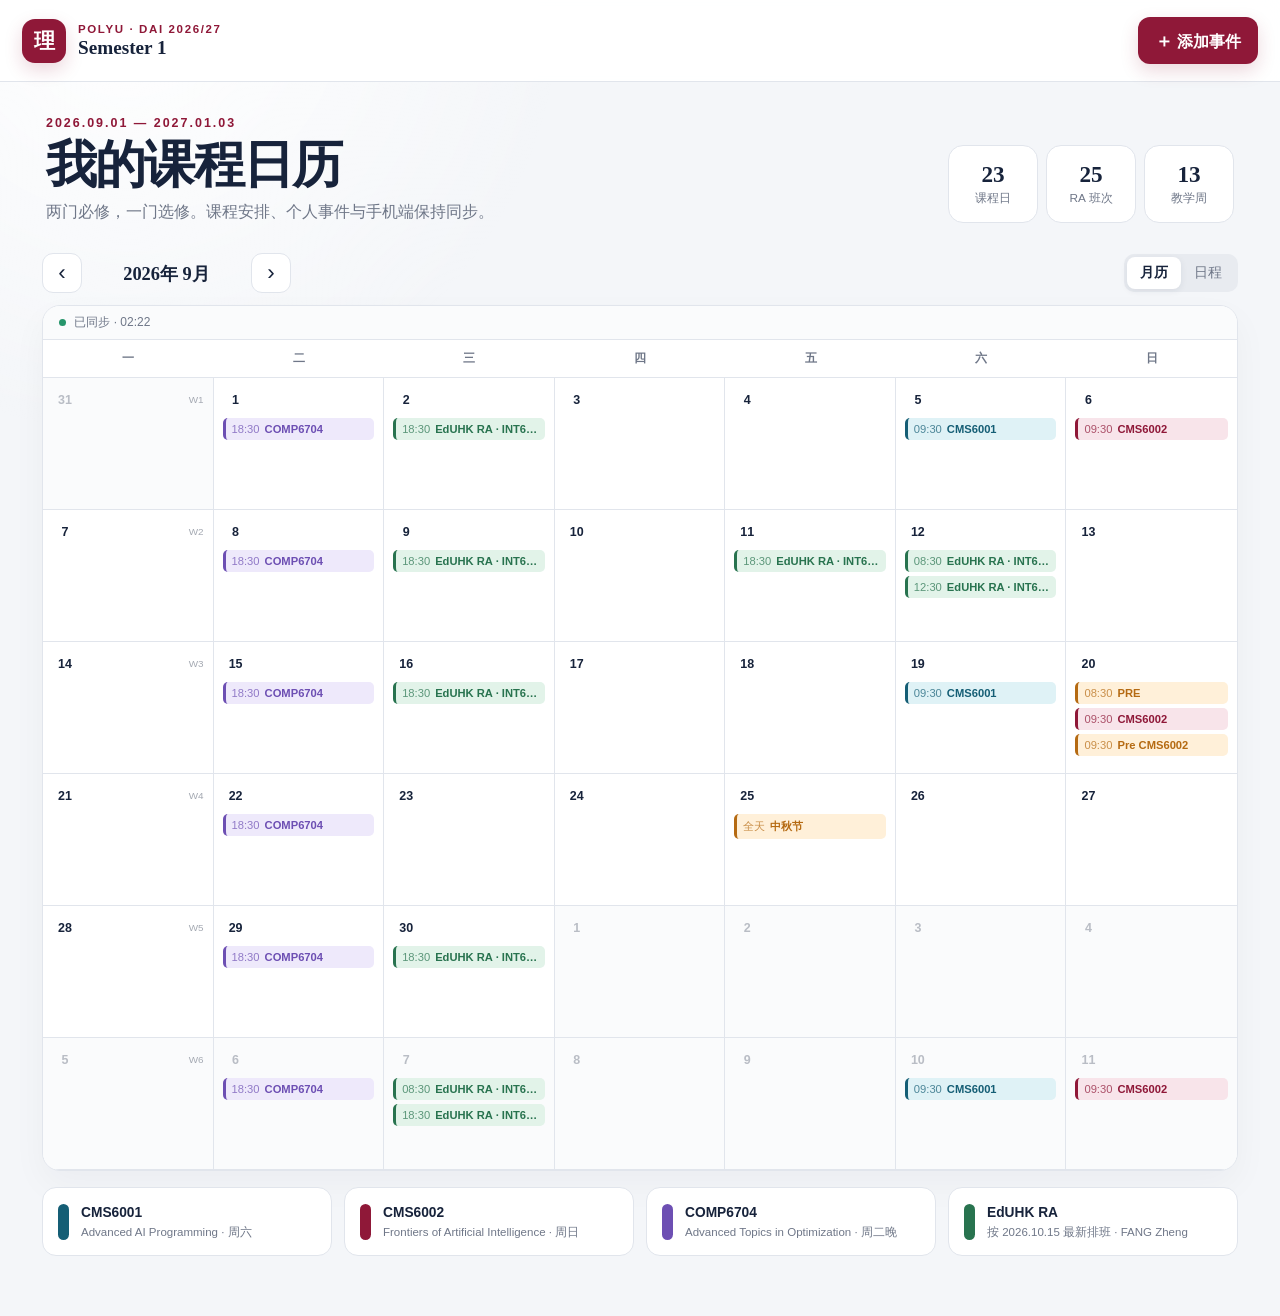
<file: index.html>
<!doctype html>
<html lang="zh-Hans">
<head>
  <meta charset="utf-8">
  <meta name="viewport" content="width=device-width, initial-scale=1, viewport-fit=cover">
  <meta name="theme-color" content="#8f1838">
  <meta name="description" content="PolyU DAI 2026/27 Semester 1 课程与个人日历">
  <title>Semester 1 · 我的课程日历</title>
  <link rel="manifest" href="manifest.webmanifest">
  <link rel="stylesheet" href="styles.css">
</head>
<body>
  <header class="topbar">
    <div class="brand">
      <div class="brand-mark" aria-hidden="true">理</div>
      <div>
        <p class="eyebrow">POLYU · DAI 2026/27</p>
        <h1>Semester 1</h1>
      </div>
    </div>
    <button class="add-button" id="openAdd" type="button"><span aria-hidden="true">＋</span> 添加事件</button>
  </header>

  <main>
    <section class="summary" aria-label="学期概览">
      <div>
        <p class="date-range">2026.09.01 — 2027.01.03</p>
        <h2>我的课程日历</h2>
        <p class="lede">两门必修，一门选修。课程安排、个人事件与手机端保持同步。</p>
      </div>
      <div class="stats">
        <div><strong id="courseCount">23</strong><span>课程日</span></div>
        <div><strong id="raCount">25</strong><span>RA 班次</span></div>
        <div><strong>13</strong><span>教学周</span></div>
      </div>
    </section>

    <section class="controls" aria-label="日历控制">
      <div class="month-nav">
        <button id="prevMonth" class="icon-button" type="button" aria-label="上一个月">‹</button>
        <button id="monthTitle" class="month-title" type="button" aria-label="回到当前学期月份"></button>
        <button id="nextMonth" class="icon-button" type="button" aria-label="下一个月">›</button>
      </div>
      <div class="view-switch" role="group" aria-label="视图选择">
        <button class="active" data-view="month" type="button">月历</button>
        <button data-view="agenda" type="button">日程</button>
      </div>
    </section>

    <section class="calendar-shell">
      <div id="syncStatus" class="sync-status" role="status"><span></span> 正在读取共享日历…</div>
      <div id="monthView" class="month-view">
        <div class="weekdays" aria-hidden="true">
          <span>一</span><span>二</span><span>三</span><span>四</span><span>五</span><span>六</span><span>日</span>
        </div>
        <div id="calendarGrid" class="calendar-grid"></div>
      </div>
      <div id="agendaView" class="agenda-view" hidden></div>
    </section>

    <section class="course-key" aria-label="课程图例">
      <article class="course-card cms6001">
        <span class="course-dot"></span>
        <div><strong>CMS6001</strong><p>Advanced AI Programming · 周六</p></div>
      </article>
      <article class="course-card cms6002">
        <span class="course-dot"></span>
        <div><strong>CMS6002</strong><p>Frontiers of Artificial Intelligence · 周日</p></div>
      </article>
      <article class="course-card comp6704">
        <span class="course-dot"></span>
        <div><strong>COMP6704</strong><p>Advanced Topics in Optimization · 周二晚</p></div>
      </article>
      <article class="course-card eduhk">
        <span class="course-dot"></span>
        <div><strong>EdUHK RA</strong><p>按 2026.10.15 最新排班 · FANG Zheng</p></div>
      </article>
    </section>
  </main>

  <dialog id="eventDialog">
    <form id="eventForm" method="dialog">
      <div class="dialog-head">
        <div><p class="eyebrow">SYNCED EVENT</p><h2>添加个人事件</h2></div>
        <button id="closeDialog" class="icon-button" type="button" aria-label="关闭">×</button>
      </div>
      <p class="form-note">提交后会打开 GitHub。确认创建事件请求后，约 1 分钟内自动同步到桌面与手机端。</p>
      <label>事件名称<input name="title" required maxlength="80" placeholder="例如：小组汇报"></label>
      <div class="form-row">
        <label>日期<input name="date" type="date" required min="2026-09-01" max="2027-12-31"></label>
        <label>分类<select name="category"><option value="personal">个人</option><option value="deadline">截止日期</option><option value="study">学习</option></select></label>
      </div>
      <div class="form-row">
        <label>开始时间<input name="start" type="time"></label>
        <label>结束时间<input name="end" type="time"></label>
      </div>
      <label>备注<textarea name="notes" rows="3" maxlength="300" placeholder="地点、准备事项等（选填）"></textarea></label>
      <button class="submit-button" type="submit">前往 GitHub 确认添加</button>
    </form>
  </dialog>

  <template id="eventTemplate">
    <button class="event-pill" type="button"><span class="event-time"></span><span class="event-title"></span></button>
  </template>

  <script src="config.js"></script>
  <script src="app.js"></script>
</body>
</html>
</file>
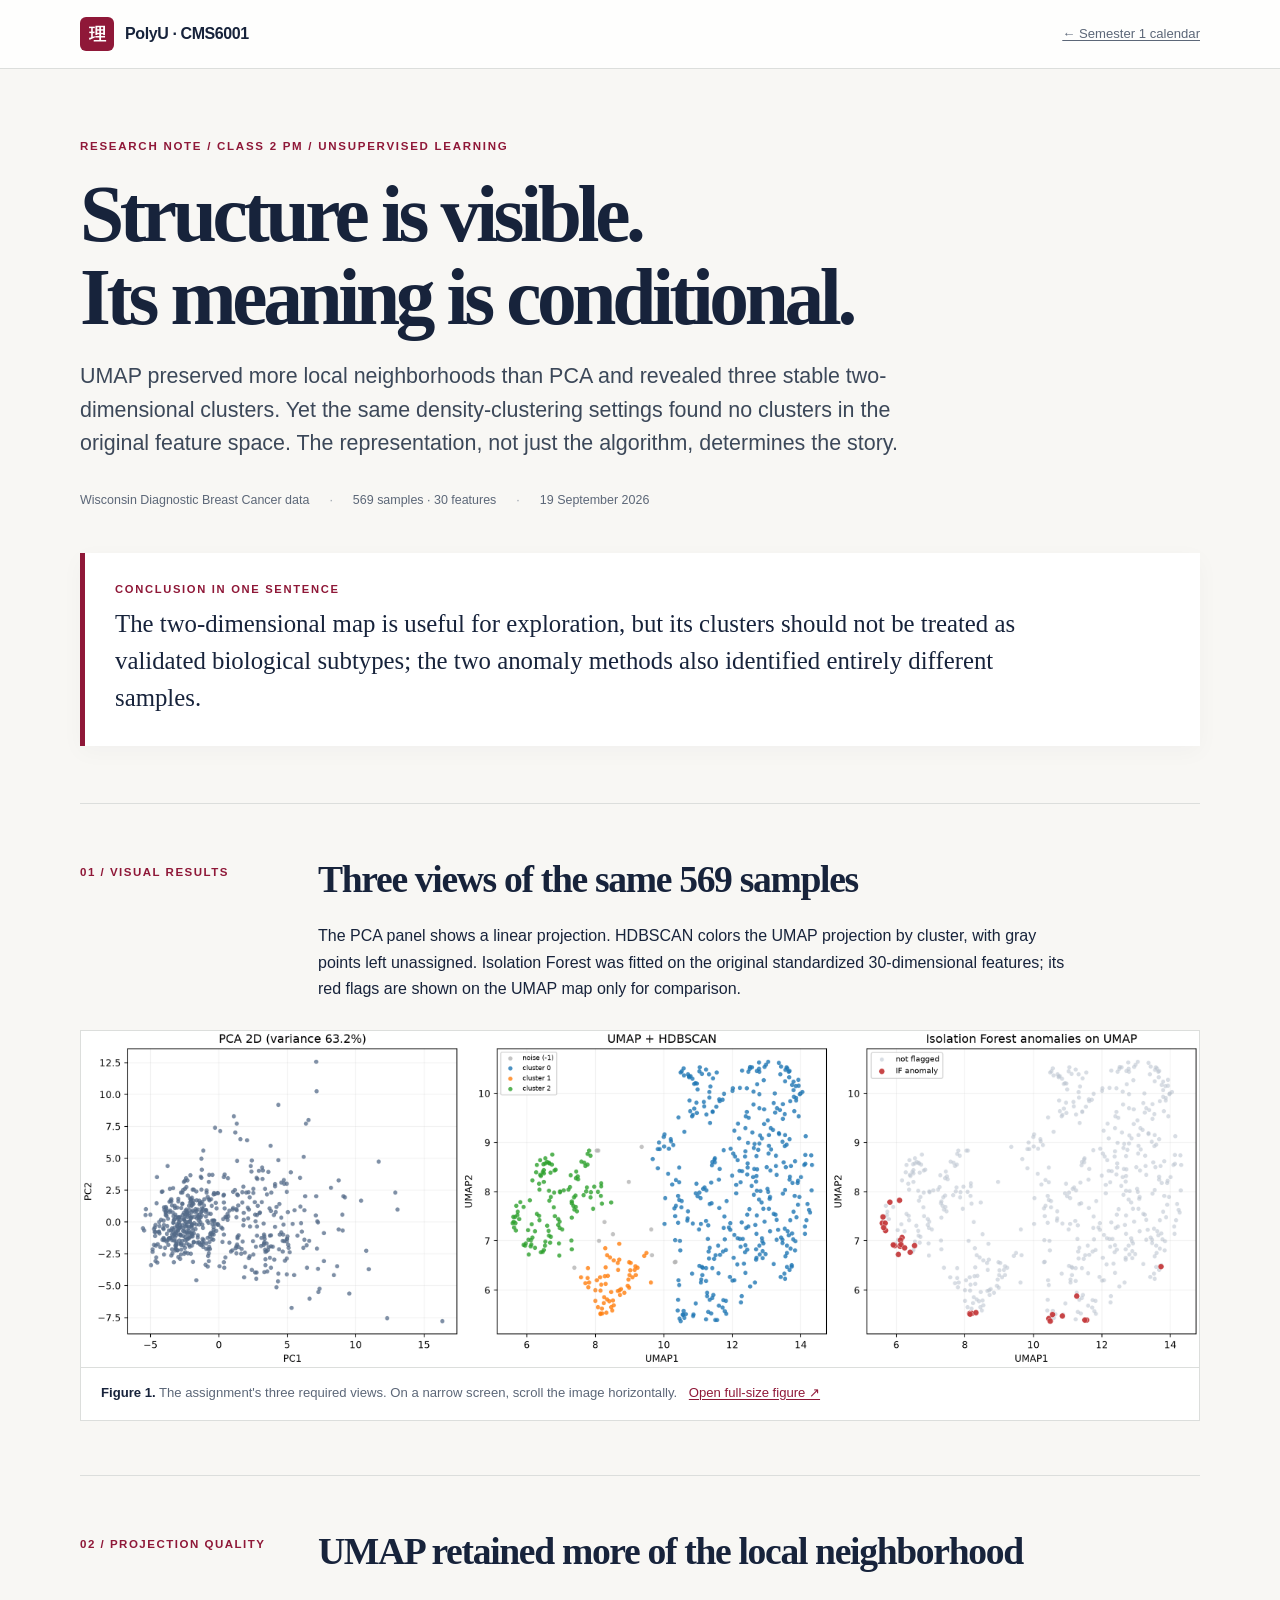
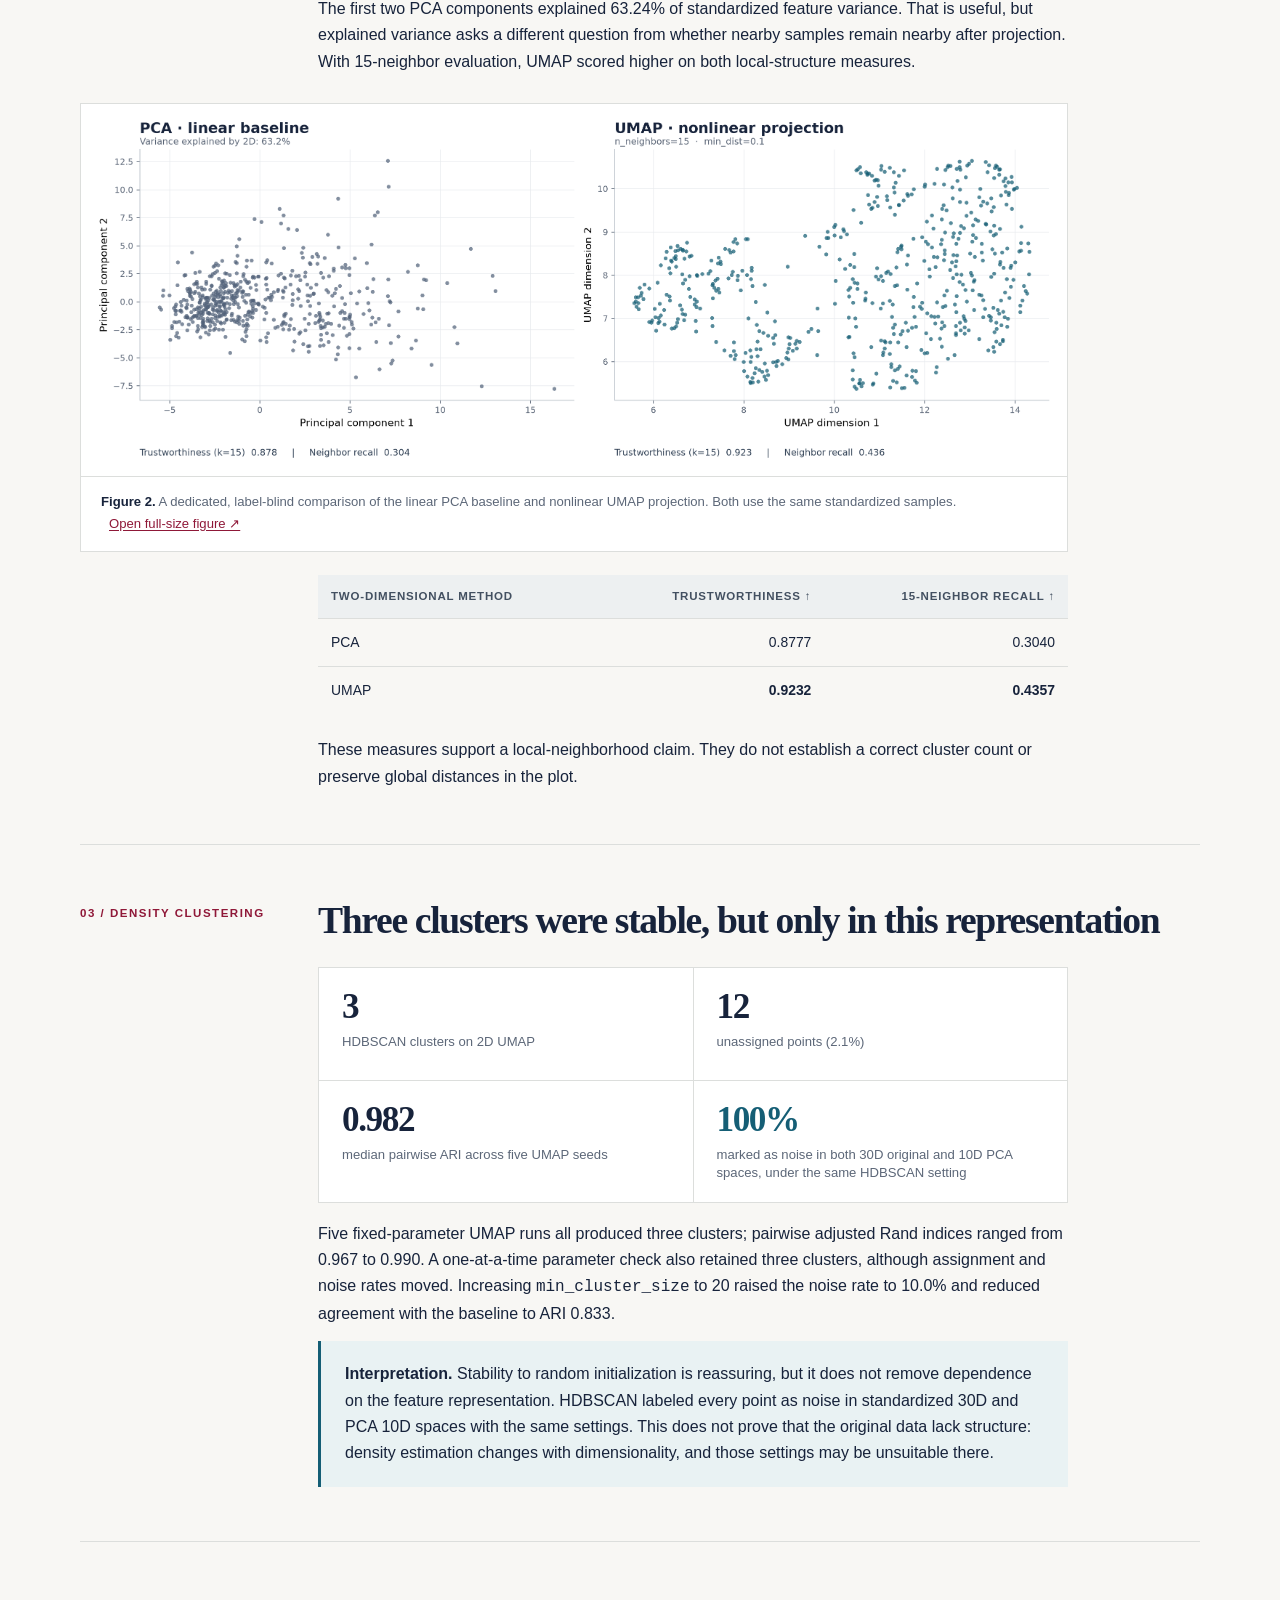
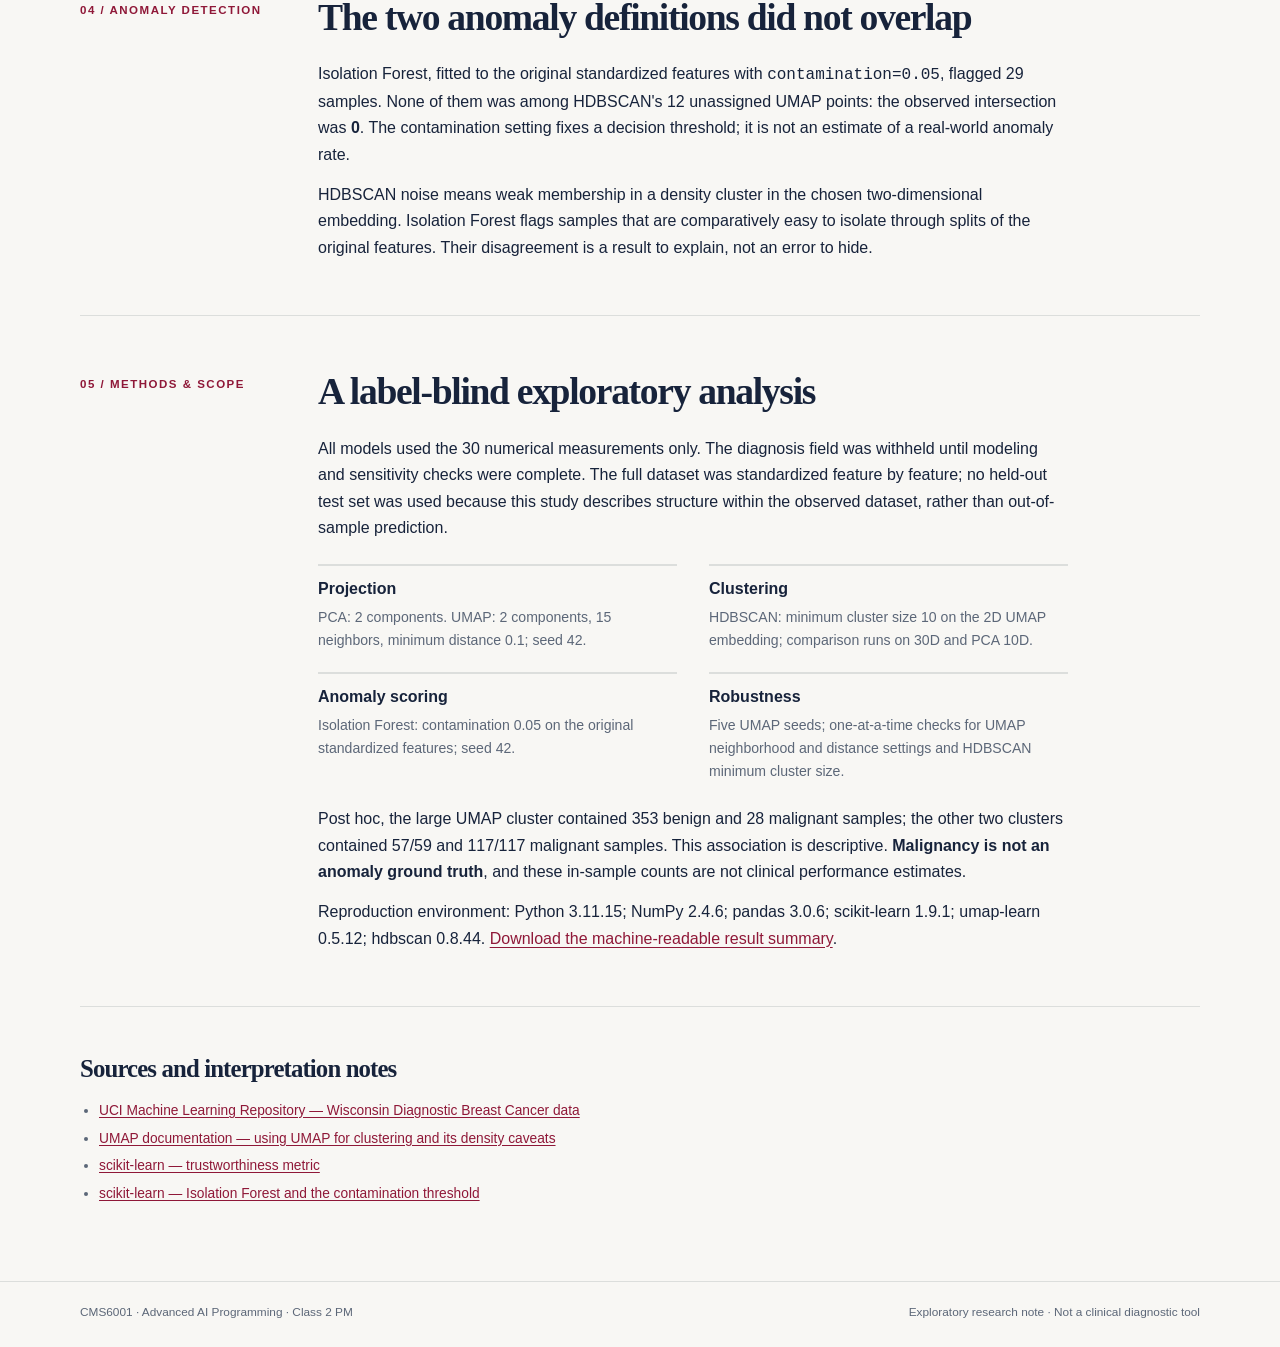
<file: reports/cms6001-class2-pm/index.html>
<!doctype html>
<html lang="en">
<head>
  <meta charset="utf-8">
  <meta name="viewport" content="width=device-width, initial-scale=1">
  <meta name="color-scheme" content="light">
  <link rel="icon" href="data:image/svg+xml,%3Csvg xmlns='http://www.w3.org/2000/svg' viewBox='0 0 64 64'%3E%3Crect width='64' height='64' rx='12' fill='%238f1838'/%3E%3Ctext x='32' y='43' text-anchor='middle' font-size='34' fill='white'%3E%E7%90%86%3C/text%3E%3C/svg%3E">
  <meta name="description" content="A reproducible comparison of PCA, UMAP, HDBSCAN and Isolation Forest on the Wisconsin Diagnostic Breast Cancer dataset.">
  <title>Structure is visible; its meaning is conditional | CMS6001 research note</title>
  <style>
    :root {
      --ink: #17233b;
      --muted: #5c6778;
      --paper: #f8f7f4;
      --white: #ffffff;
      --line: #dcdedc;
      --accent: #8f1838;
      --accent-soft: #f6e9ed;
      --teal: #155e75;
      --teal-soft: #e9f2f3;
      --serif: Georgia, "Times New Roman", serif;
      --sans: Inter, -apple-system, BlinkMacSystemFont, "Segoe UI", Arial, sans-serif;
    }
    * { box-sizing: border-box; }
    html { scroll-behavior: smooth; }
    body { margin: 0; color: var(--ink); background: var(--paper); font: 16px/1.65 var(--sans); }
    a { color: var(--accent); text-underline-offset: .18em; }
    a:hover { color: #621127; }
    a:focus-visible { outline: 3px solid var(--teal); outline-offset: 3px; }
    .shell { width: min(1120px, calc(100% - 44px)); margin-inline: auto; }
    .topbar { border-bottom: 1px solid var(--line); background: rgba(255,255,255,.86); }
    .topbar-inner { min-height: 68px; display: flex; align-items: center; justify-content: space-between; gap: 24px; }
    .brand { display: flex; align-items: center; gap: 11px; text-decoration: none; color: var(--ink); font-weight: 760; letter-spacing: -.025em; }
    .brand-mark { display: grid; place-items: center; width: 34px; height: 34px; color: #fff; background: var(--accent); font: 700 17px var(--serif); border-radius: 6px; }
    .back-link { color: var(--muted); font-size: .82rem; white-space: nowrap; }
    .hero { padding: 68px 0 57px; border-bottom: 1px solid var(--line); }
    .eyebrow { margin: 0 0 17px; color: var(--accent); font-size: .72rem; font-weight: 800; letter-spacing: .15em; text-transform: uppercase; }
    h1, h2, h3, p { margin-top: 0; }
    h1 { max-width: 900px; margin-bottom: 22px; font: 700 clamp(2.65rem, 6.2vw, 5.55rem)/1.04 var(--serif); letter-spacing: -.055em; }
    .dek { max-width: 850px; margin-bottom: 0; color: #3c4859; font-size: clamp(1.08rem, 1.7vw, 1.34rem); line-height: 1.56; }
    .hero-meta { display: flex; flex-wrap: wrap; gap: 9px 20px; margin-top: 30px; color: var(--muted); font-size: .78rem; }
    .hero-meta span + span::before { content: "·"; margin-right: 20px; color: #9ca3ac; }
    .key-finding { margin: 42px 0 0; padding: 27px 30px 29px; background: var(--white); border-left: 5px solid var(--accent); box-shadow: 0 6px 22px #17233b08; }
    .key-finding .label { display: block; color: var(--accent); font-size: .7rem; font-weight: 800; text-transform: uppercase; letter-spacing: .15em; margin-bottom: 8px; }
    .key-finding p { max-width: 950px; margin: 0; font: 500 clamp(1.2rem, 2vw, 1.55rem)/1.48 var(--serif); }
    .section { padding: 54px 0; border-bottom: 1px solid var(--line); }
    .section-head { display: grid; grid-template-columns: 210px 1fr; gap: 28px; margin-bottom: 22px; }
    .section-index { padding-top: 5px; color: var(--accent); font-size: .72rem; font-weight: 800; letter-spacing: .13em; text-transform: uppercase; }
    h2 { margin-bottom: 0; font: 700 clamp(1.65rem, 3.1vw, 2.35rem)/1.16 var(--serif); letter-spacing: -.035em; }
    h3 { font-size: 1rem; line-height: 1.4; }
    .section-body { margin-left: 238px; max-width: 750px; }
    .section-body p { margin-bottom: 14px; }
    .section-body p:last-child { margin-bottom: 0; }
    .figure-block { margin: 28px 0 0; background: #fff; border: 1px solid var(--line); }
    .section-body .figure-block { width: calc(100% + 238px); margin-left: -238px; }
    .figure-scroll { overflow-x: auto; }
    .figure-scroll img { display: block; width: 100%; min-width: 890px; height: auto; }
    figcaption { padding: 14px 20px 17px; border-top: 1px solid var(--line); color: var(--muted); font-size: .82rem; }
    .caption-title { color: var(--ink); font-weight: 700; }
    .figure-link { display: inline-block; margin-left: 8px; white-space: nowrap; }
    .measurements { display: grid; grid-template-columns: 1fr 1fr; gap: 1px; margin: 24px 0 18px; border: 1px solid var(--line); background: var(--line); }
    .measure { min-height: 112px; padding: 19px 23px; background: #fff; }
    .measure strong { display: block; font: 700 2.2rem/1.12 var(--serif); letter-spacing: -.04em; }
    .measure span { display: block; margin-top: 7px; color: var(--muted); font-size: .82rem; line-height: 1.4; }
    .measure em { color: var(--teal); font-style: normal; }
    .table-wrap { overflow-x: auto; margin: 23px 0; }
    table { width: 100%; border-collapse: collapse; min-width: 530px; font-size: .87rem; font-variant-numeric: tabular-nums; }
    th, td { padding: 12px 13px; border-bottom: 1px solid var(--line); text-align: left; vertical-align: top; }
    thead th { background: #edf0f1; color: #435061; font-size: .72rem; text-transform: uppercase; letter-spacing: .07em; }
    tbody tr:last-child td { border-bottom: 0; }
    .number { text-align: right; }
    .callout { padding: 20px 24px; background: var(--teal-soft); border-left: 3px solid var(--teal); }
    .callout p { margin: 0; }
    .methods-grid { display: grid; grid-template-columns: repeat(2, minmax(0, 1fr)); gap: 20px 32px; margin-top: 23px; }
    .method { padding-top: 12px; border-top: 2px solid var(--line); }
    .method h3 { margin-bottom: 5px; }
    .method p { margin: 0; color: var(--muted); font-size: .88rem; }
    .refs { padding: 48px 0 70px; }
    .refs h2 { margin-bottom: 16px; font-size: 1.55rem; }
    .refs ul { margin: 0; padding-left: 19px; color: var(--muted); font-size: .86rem; }
    .refs li { margin-bottom: 5px; }
    footer { padding: 21px 0 27px; border-top: 1px solid var(--line); color: var(--muted); font-size: .74rem; }
    footer .shell { display: flex; justify-content: space-between; gap: 16px; }
    @media (max-width: 760px) {
      .hero { padding: 49px 0 43px; }
      .hero-meta span + span::before { display: none; }
      .section { padding: 40px 0; }
      .section-head { display: block; }
      .section-index { display: block; margin-bottom: 12px; }
      .section-body { margin-left: 0; }
      .section-body .figure-block { width: 100%; margin-left: 0; }
      .methods-grid { grid-template-columns: 1fr; }
      .figure-scroll img { min-width: 850px; }
    }
    @media (max-width: 520px) {
      .shell { width: min(100% - 30px, 1120px); }
      .back-link { font-size: .75rem; }
      h1 { font-size: 2.65rem; }
      .key-finding { padding: 21px; }
      .measurements { grid-template-columns: 1fr 1fr; }
      .measure { padding: 14px; min-height: 94px; }
      .measure strong { font-size: 1.75rem; }
      .measure span { font-size: .73rem; }
      footer .shell { display: block; }
    }
    @media print {
      body { background: #fff; color: #000; }
      .topbar, .figure-link { display: none; }
      .shell { width: 100%; }
      .hero { padding-top: 20px; }
      .section { break-inside: avoid; }
      .figure-scroll { overflow: visible; }
      .figure-scroll img { min-width: 0; }
      a { color: inherit; }
    }
  </style>
</head>
<body>
  <header class="topbar">
    <div class="shell topbar-inner">
      <a class="brand" href="../../" aria-label="Return to the PolyU Semester 1 calendar"><span class="brand-mark" aria-hidden="true">理</span><span>PolyU · CMS6001</span></a>
      <a class="back-link" href="../../">← Semester 1 calendar</a>
    </div>
  </header>

  <main class="shell">
    <article>
      <header class="hero">
        <p class="eyebrow">Research note / Class 2 PM / Unsupervised learning</p>
        <h1>Structure is visible.<br>Its meaning is conditional.</h1>
        <p class="dek">UMAP preserved more local neighborhoods than PCA and revealed three stable two-dimensional clusters. Yet the same density-clustering settings found no clusters in the original feature space. The representation, not just the algorithm, determines the story.</p>
        <div class="hero-meta"><span>Wisconsin Diagnostic Breast Cancer data</span><span>569 samples · 30 features</span><span>19 September 2026</span></div>
        <div class="key-finding" role="note">
          <span class="label">Conclusion in one sentence</span>
          <p>The two-dimensional map is useful for exploration, but its clusters should not be treated as validated biological subtypes; the two anomaly methods also identified entirely different samples.</p>
        </div>
      </header>

      <section class="section" id="visual-results" aria-labelledby="visual-title">
        <div class="section-head"><span class="section-index">01 / Visual results</span><h2 id="visual-title">Three views of the same 569 samples</h2></div>
        <div class="section-body"><p>The PCA panel shows a linear projection. HDBSCAN colors the UMAP projection by cluster, with gray points left unassigned. Isolation Forest was fitted on the original standardized 30-dimensional features; its red flags are shown on the UMAP map only for comparison.</p></div>
        <figure class="figure-block">
          <div class="figure-scroll"><img src="required_three_charts.png" width="3040" height="912" alt="Three scatter plots: a broad PCA cloud; a UMAP projection separated into three colored HDBSCAN clusters; and 29 red Isolation Forest anomalies overlaid on the UMAP projection."></div>
          <figcaption><span class="caption-title">Figure 1.</span> The assignment's three required views. On a narrow screen, scroll the image horizontally. <a class="figure-link" href="required_three_charts.png" target="_blank" rel="noopener">Open full-size figure ↗</a></figcaption>
        </figure>
      </section>

      <section class="section" id="neighborhoods" aria-labelledby="neighborhoods-title">
        <div class="section-head"><span class="section-index">02 / Projection quality</span><h2 id="neighborhoods-title">UMAP retained more of the local neighborhood</h2></div>
        <div class="section-body">
          <p>The first two PCA components explained 63.24% of standardized feature variance. That is useful, but explained variance asks a different question from whether nearby samples remain nearby after projection. With 15-neighbor evaluation, UMAP scored higher on both local-structure measures.</p>
          <figure class="figure-block">
            <div class="figure-scroll"><img src="baseline_projection_comparison.png" width="2713" height="1023" alt="Side-by-side scatter plots of the same 569 unlabeled samples. The PCA baseline is a compact overlapping cloud; the UMAP projection spreads local neighborhoods into a more articulated shape. Trustworthiness and neighbor recall are printed beneath each plot."></div>
            <figcaption><span class="caption-title">Figure 2.</span> A dedicated, label-blind comparison of the linear PCA baseline and nonlinear UMAP projection. Both use the same standardized samples. <a class="figure-link" href="baseline_projection_comparison.png" target="_blank" rel="noopener">Open full-size figure ↗</a></figcaption>
          </figure>
          <div class="table-wrap"><table><thead><tr><th scope="col">Two-dimensional method</th><th scope="col" class="number">Trustworthiness ↑</th><th scope="col" class="number">15-neighbor recall ↑</th></tr></thead><tbody><tr><td>PCA</td><td class="number">0.8777</td><td class="number">0.3040</td></tr><tr><td>UMAP</td><td class="number"><strong>0.9232</strong></td><td class="number"><strong>0.4357</strong></td></tr></tbody></table></div>
          <p>These measures support a local-neighborhood claim. They do not establish a correct cluster count or preserve global distances in the plot.</p>
        </div>
      </section>

      <section class="section" id="clusters" aria-labelledby="clusters-title">
        <div class="section-head"><span class="section-index">03 / Density clustering</span><h2 id="clusters-title">Three clusters were stable, but only in this representation</h2></div>
        <div class="section-body">
          <div class="measurements" aria-label="Key clustering measurements">
            <div class="measure"><strong>3</strong><span>HDBSCAN clusters on 2D UMAP</span></div>
            <div class="measure"><strong>12</strong><span>unassigned points (2.1%)</span></div>
            <div class="measure"><strong>0.982</strong><span>median pairwise ARI across five UMAP seeds</span></div>
            <div class="measure"><strong><em>100%</em></strong><span>marked as noise in both 30D original and 10D PCA spaces, under the same HDBSCAN setting</span></div>
          </div>
          <p>Five fixed-parameter UMAP runs all produced three clusters; pairwise adjusted Rand indices ranged from 0.967 to 0.990. A one-at-a-time parameter check also retained three clusters, although assignment and noise rates moved. Increasing <code>min_cluster_size</code> to 20 raised the noise rate to 10.0% and reduced agreement with the baseline to ARI 0.833.</p>
          <div class="callout"><p><strong>Interpretation.</strong> Stability to random initialization is reassuring, but it does not remove dependence on the feature representation. HDBSCAN labeled every point as noise in standardized 30D and PCA 10D spaces with the same settings. This does not prove that the original data lack structure: density estimation changes with dimensionality, and those settings may be unsuitable there.</p></div>
        </div>
      </section>

      <section class="section" id="anomalies" aria-labelledby="anomalies-title">
        <div class="section-head"><span class="section-index">04 / Anomaly detection</span><h2 id="anomalies-title">The two anomaly definitions did not overlap</h2></div>
        <div class="section-body">
          <p>Isolation Forest, fitted to the original standardized features with <code>contamination=0.05</code>, flagged 29 samples. None of them was among HDBSCAN's 12 unassigned UMAP points: the observed intersection was <strong>0</strong>. The contamination setting fixes a decision threshold; it is not an estimate of a real-world anomaly rate.</p>
          <p>HDBSCAN noise means weak membership in a density cluster in the chosen two-dimensional embedding. Isolation Forest flags samples that are comparatively easy to isolate through splits of the original features. Their disagreement is a result to explain, not an error to hide.</p>
        </div>
      </section>

      <section class="section" id="methods" aria-labelledby="methods-title">
        <div class="section-head"><span class="section-index">05 / Methods &amp; scope</span><h2 id="methods-title">A label-blind exploratory analysis</h2></div>
        <div class="section-body">
          <p>All models used the 30 numerical measurements only. The diagnosis field was withheld until modeling and sensitivity checks were complete. The full dataset was standardized feature by feature; no held-out test set was used because this study describes structure within the observed dataset, rather than out-of-sample prediction.</p>
          <div class="methods-grid">
            <div class="method"><h3>Projection</h3><p>PCA: 2 components. UMAP: 2 components, 15 neighbors, minimum distance 0.1; seed 42.</p></div>
            <div class="method"><h3>Clustering</h3><p>HDBSCAN: minimum cluster size 10 on the 2D UMAP embedding; comparison runs on 30D and PCA 10D.</p></div>
            <div class="method"><h3>Anomaly scoring</h3><p>Isolation Forest: contamination 0.05 on the original standardized features; seed 42.</p></div>
            <div class="method"><h3>Robustness</h3><p>Five UMAP seeds; one-at-a-time checks for UMAP neighborhood and distance settings and HDBSCAN minimum cluster size.</p></div>
          </div>
          <p style="margin-top:23px">Post hoc, the large UMAP cluster contained 353 benign and 28 malignant samples; the other two clusters contained 57/59 and 117/117 malignant samples. This association is descriptive. <strong>Malignancy is not an anomaly ground truth</strong>, and these in-sample counts are not clinical performance estimates.</p>
          <p>Reproduction environment: Python 3.11.15; NumPy 2.4.6; pandas 3.0.6; scikit-learn 1.9.1; umap-learn 0.5.12; hdbscan 0.8.44. <a href="summary.json">Download the machine-readable result summary</a>.</p>
        </div>
      </section>

      <section class="refs" aria-labelledby="refs-title">
        <h2 id="refs-title">Sources and interpretation notes</h2>
        <ul>
          <li><a href="https://archive.ics.uci.edu/dataset/17/breast+cancer+wisconsin+diagnostic">UCI Machine Learning Repository — Wisconsin Diagnostic Breast Cancer data</a></li>
          <li><a href="https://umap-learn.readthedocs.io/en/latest/clustering.html">UMAP documentation — using UMAP for clustering and its density caveats</a></li>
          <li><a href="https://scikit-learn.org/stable/modules/generated/sklearn.manifold.trustworthiness.html">scikit-learn — trustworthiness metric</a></li>
          <li><a href="https://scikit-learn.org/stable/modules/generated/sklearn.ensemble.IsolationForest.html">scikit-learn — Isolation Forest and the contamination threshold</a></li>
        </ul>
      </section>
    </article>
  </main>

  <footer><div class="shell"><span>CMS6001 · Advanced AI Programming · Class 2 PM</span><span>Exploratory research note · Not a clinical diagnostic tool</span></div></footer>
</body>
</html>
</file>
<file: styles.css>
:root {
  --ink: #17233b;
  --muted: #6f7788;
  --paper: #f4f6f9;
  --white: #fff;
  --line: #e1e5ec;
  --burgundy: #8f1838;
  --cms1: #155e75;
  --cms1-soft: #dff2f6;
  --cms2: #8f1838;
  --cms2-soft: #f8e4ea;
  --comp: #6d4fb3;
  --comp-soft: #eee9fb;
  --eduhk: #28734f;
  --eduhk-soft: #e2f3e9;
  --personal: #b56a12;
  --personal-soft: #fff0d9;
  font-family: Inter, -apple-system, BlinkMacSystemFont, "Segoe UI", "PingFang SC", "Microsoft YaHei", sans-serif;
  color: var(--ink);
  background: var(--paper);
}
* { box-sizing: border-box; }
body { margin: 0; min-height: 100vh; background: radial-gradient(circle at 10% 0, #fff 0, transparent 27rem), var(--paper); }
button, input, select, textarea { font: inherit; }
button { color: inherit; }
.topbar { min-height: 82px; padding: 16px max(22px, calc((100vw - 1240px)/2)); display: flex; align-items: center; justify-content: space-between; background: rgba(255,255,255,.92); border-bottom: 1px solid var(--line); position: sticky; top: 0; z-index: 10; backdrop-filter: blur(14px); }
.brand { display: flex; align-items: center; gap: 12px; }
.brand-mark { width: 44px; height: 44px; border-radius: 13px; display: grid; place-items: center; color: #fff; background: var(--burgundy); font: 700 21px Georgia, serif; box-shadow: 0 7px 18px #8f18382c; }
.eyebrow { margin: 0 0 2px; font-size: .72rem; font-weight: 800; letter-spacing: .14em; color: var(--burgundy); }
h1, h2, p { margin-top: 0; }
h1 { font: 700 1.2rem Georgia, "Times New Roman", serif; margin-bottom: 0; }
.add-button, .submit-button { border: 0; border-radius: 12px; background: var(--burgundy); color: white; font-weight: 700; padding: 11px 17px; cursor: pointer; box-shadow: 0 7px 18px #8f18382b; }
.add-button span { font-size: 1.15rem; }
main { max-width: 1240px; margin: auto; padding: 34px 22px 60px; }
.summary { display: flex; align-items: flex-end; justify-content: space-between; padding: 0 4px 30px; }
.date-range { color: var(--burgundy); font-size: .78rem; font-weight: 800; letter-spacing: .16em; margin-bottom: 9px; }
.summary h2 { font: 700 clamp(2rem, 4vw, 3.35rem)/1 Georgia, "Songti SC", serif; margin-bottom: 12px; letter-spacing: -.035em; }
.lede { color: var(--muted); margin-bottom: 0; }
.stats { display: flex; gap: 8px; }
.stats div { min-width: 90px; padding: 15px 16px; background: var(--white); border: 1px solid var(--line); border-radius: 15px; text-align: center; }
.stats strong { display: block; font: 700 1.45rem Georgia, serif; }
.stats span { color: var(--muted); font-size: .74rem; }
.controls { display: flex; align-items: center; justify-content: space-between; margin-bottom: 12px; }
.month-nav { display: flex; align-items: center; gap: 7px; }
.icon-button { border: 1px solid var(--line); background: var(--white); min-width: 40px; height: 40px; border-radius: 11px; font-size: 1.4rem; cursor: pointer; }
.month-title { min-width: 155px; border: 0; background: transparent; font: 700 1.15rem Georgia, "Songti SC", serif; cursor: pointer; }
.view-switch { display: flex; background: #e8ebf0; padding: 3px; border-radius: 10px; }
.view-switch button { border: 0; background: transparent; padding: 7px 13px; border-radius: 8px; color: var(--muted); cursor: pointer; font-size: .85rem; }
.view-switch button.active { background: white; color: var(--ink); font-weight: 700; box-shadow: 0 2px 7px #17233b14; }
.calendar-shell { background: var(--white); border: 1px solid var(--line); border-radius: 18px; overflow: hidden; box-shadow: 0 14px 35px #17233b0a; }
.sync-status { padding: 8px 16px; color: var(--muted); font-size: .75rem; background: #fafbfc; border-bottom: 1px solid var(--line); }
.sync-status span { display: inline-block; width: 7px; height: 7px; margin-right: 5px; border-radius: 50%; background: #d19a22; }
.sync-status.ok span { background: #26956b; }
.sync-status.error span { background: #b54b4b; }
.weekdays, .calendar-grid { display: grid; grid-template-columns: repeat(7, 1fr); }
.weekdays { min-height: 38px; align-items: center; border-bottom: 1px solid var(--line); color: var(--muted); text-align: center; font-size: .75rem; font-weight: 700; }
.day { min-height: 132px; padding: 9px; border-right: 1px solid var(--line); border-bottom: 1px solid var(--line); overflow: hidden; }
.day:nth-child(7n) { border-right: 0; }
.day.other-month { background: #fafbfc; color: #b9bdc5; }
.day.today .day-number { background: var(--burgundy); color: #fff; }
.day-number { display: inline-grid; place-items: center; width: 26px; height: 26px; border-radius: 8px; font-size: .78rem; font-weight: 700; }
.week-label { float: right; color: #a4a9b2; font-size: .62rem; line-height: 26px; }
.events { display: grid; gap: 4px; margin-top: 5px; }
.event-pill { width: 100%; display: flex; align-items: baseline; gap: 5px; border: 0; border-left: 3px solid currentColor; border-radius: 5px; padding: 5px 6px; text-align: left; cursor: pointer; font-size: .7rem; overflow: hidden; }
.event-time { opacity: .72; white-space: nowrap; }
.event-title { font-weight: 700; white-space: nowrap; overflow: hidden; text-overflow: ellipsis; }
.event-pill.cms6001 { color: var(--cms1); background: var(--cms1-soft); }
.event-pill.cms6002 { color: var(--cms2); background: var(--cms2-soft); }
.event-pill.comp6704 { color: var(--comp); background: var(--comp-soft); }
.event-pill.eduhk { color: var(--eduhk); background: var(--eduhk-soft); }
.event-pill.personal, .event-pill.study, .event-pill.deadline { color: var(--personal); background: var(--personal-soft); }
.course-key { display: grid; grid-template-columns: repeat(4, 1fr); gap: 12px; margin-top: 16px; }
.course-card { display: flex; gap: 12px; align-items: center; background: var(--white); border: 1px solid var(--line); border-radius: 14px; padding: 15px; }
.course-dot { width: 11px; height: 36px; border-radius: 7px; flex: none; }
.course-card strong { font-size: .86rem; }
.course-card p { margin: 3px 0 0; color: var(--muted); font-size: .72rem; line-height: 1.4; }
.course-card.cms6001 .course-dot { background: var(--cms1); }
.course-card.cms6002 .course-dot { background: var(--cms2); }
.course-card.comp6704 .course-dot { background: var(--comp); }
.course-card.eduhk .course-dot { background: var(--eduhk); }
.agenda-view { padding: 10px 22px 24px; }
.agenda-day { display: grid; grid-template-columns: 95px 1fr; gap: 18px; padding: 18px 0; border-bottom: 1px solid var(--line); }
.agenda-date strong { display: block; font: 700 1.45rem Georgia, serif; }
.agenda-date span { color: var(--muted); font-size: .75rem; }
.agenda-events { display: grid; gap: 7px; }
.agenda-event { border-left: 4px solid; border-radius: 8px; padding: 10px 12px; background: #f7f8fa; }
.agenda-event.cms6001 { border-color: var(--cms1); }
.agenda-event.cms6002 { border-color: var(--cms2); }
.agenda-event.comp6704 { border-color: var(--comp); }
.agenda-event.eduhk { border-color: var(--eduhk); }
.agenda-event.personal, .agenda-event.study, .agenda-event.deadline { border-color: var(--personal); }
.agenda-event strong { display: block; font-size: .87rem; }
.agenda-event span { color: var(--muted); font-size: .76rem; }
dialog { width: min(520px, calc(100vw - 28px)); border: 0; border-radius: 20px; padding: 0; color: var(--ink); box-shadow: 0 24px 80px #10192b4f; }
dialog::backdrop { background: #10182799; backdrop-filter: blur(4px); }
dialog form { padding: 24px; }
.dialog-head { display: flex; justify-content: space-between; align-items: flex-start; }
.dialog-head h2 { font: 700 1.55rem Georgia, "Songti SC", serif; margin-bottom: 10px; }
.form-note { color: var(--muted); font-size: .78rem; line-height: 1.6; padding: 10px 12px; background: #f4f6f9; border-radius: 9px; }
label { display: grid; gap: 6px; margin-top: 14px; font-size: .78rem; font-weight: 700; }
input, select, textarea { width: 100%; border: 1px solid #d7dce4; border-radius: 10px; padding: 10px 11px; background: #fff; color: var(--ink); font-size: .9rem; }
textarea { resize: vertical; }
.form-row { display: grid; grid-template-columns: 1fr 1fr; gap: 12px; }
.submit-button { width: 100%; margin-top: 20px; padding: 13px; }
[hidden] { display: none !important; }

@media (max-width: 720px) {
  .topbar { min-height: 68px; padding: 12px 16px; }
  .brand-mark { width: 38px; height: 38px; border-radius: 11px; }
  .brand .eyebrow { display: none; }
  h1 { font-size: 1rem; }
  .add-button { padding: 9px 12px; font-size: .82rem; }
  main { padding: 22px 14px calc(40px + env(safe-area-inset-bottom)); }
  .summary { display: block; padding: 0 2px 22px; }
  .summary h2 { font-size: 2.25rem; }
  .lede { font-size: .84rem; line-height: 1.55; }
  .stats { margin-top: 18px; }
  .stats div { flex: 1; min-width: 0; padding: 11px 6px; }
  .stats strong { font-size: 1.25rem; }
  .controls { position: sticky; top: 68px; z-index: 8; padding: 8px 0; background: var(--paper); }
  .month-title { min-width: 125px; }
  .calendar-shell { border-radius: 15px; }
  .month-view { display: none; }
  .agenda-view { display: block !important; padding: 2px 14px 18px; }
  .view-switch { display: none; }
  .agenda-day { grid-template-columns: 70px 1fr; gap: 10px; padding: 15px 0; }
  .agenda-date strong { font-size: 1.15rem; }
  .course-key { grid-template-columns: 1fr; gap: 8px; }
  .course-card { padding: 12px 14px; }
  dialog { margin-bottom: env(safe-area-inset-bottom); }
  dialog form { padding: 19px; }
}

@media (prefers-reduced-motion: reduce) { *, *::before, *::after { scroll-behavior: auto !important; } }
</file>
